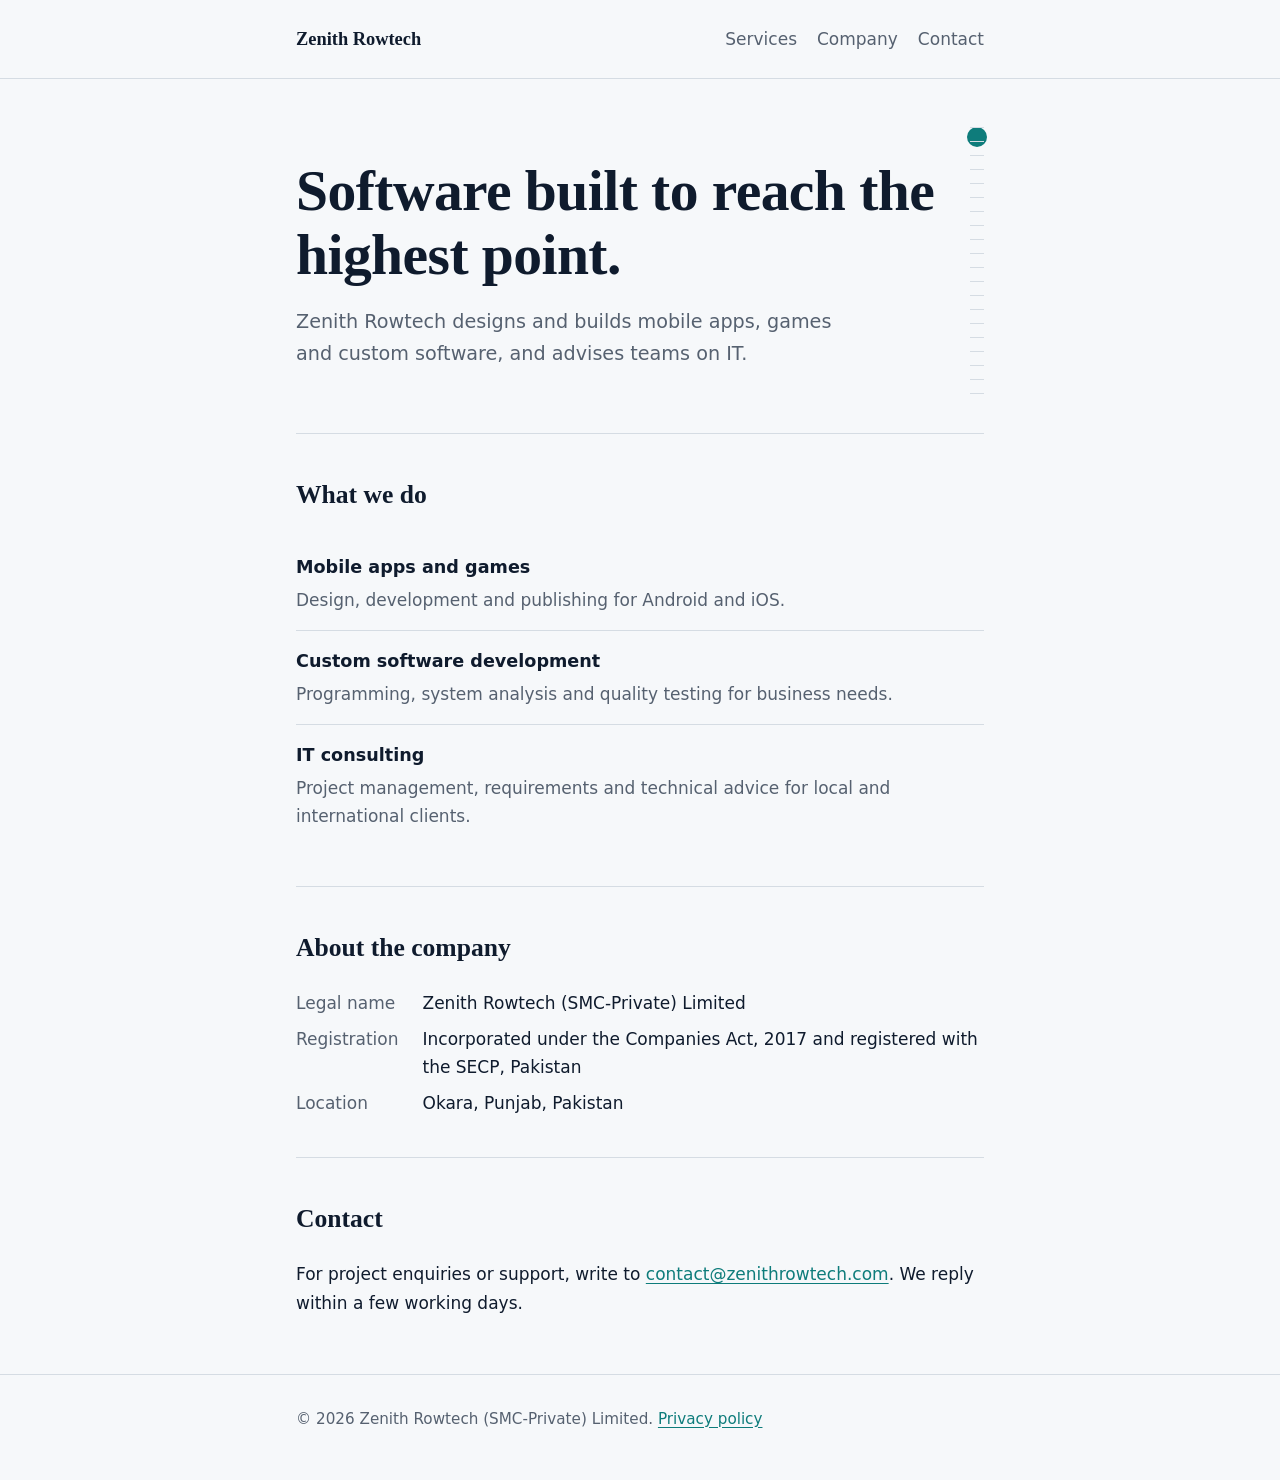
<file: index.html>
<!DOCTYPE html>
<html lang="en">
<head>
<meta charset="utf-8">
<meta name="viewport" content="width=device-width, initial-scale=1">
<title>Zenith Rowtech (SMC-Private) Limited | Software, apps and games</title>
<meta name="description" content="Zenith Rowtech (SMC-Private) Limited builds mobile apps, games and software, and provides IT consulting from Okara, Punjab, Pakistan.">
<link rel="stylesheet" href="style.css">
</head>
<body>
<header class="top">
  <div class="wrap">
    <a class="brand" href="index.html">Zenith Rowtech</a>
    <nav><a href="#services">Services</a><a href="#company">Company</a><a href="#contact">Contact</a></nav>
  </div>
</header>

<main>
  <div class="wrap">
    <div class="hero">
      <h1>Software built to reach the highest point.</h1>
      <p class="lead">Zenith Rowtech designs and builds mobile apps, games and custom software, and advises teams on IT.</p>
    </div>

    <section id="services">
      <h2>What we do</h2>
      <div class="row"><h3>Mobile apps and games</h3><p>Design, development and publishing for Android and iOS.</p></div>
      <div class="row"><h3>Custom software development</h3><p>Programming, system analysis and quality testing for business needs.</p></div>
      <div class="row"><h3>IT consulting</h3><p>Project management, requirements and technical advice for local and international clients.</p></div>
    </section>

    <section id="company">
      <h2>About the company</h2>
      <dl>
        <dt>Legal name</dt><dd>Zenith Rowtech (SMC-Private) Limited</dd>
        <dt>Registration</dt><dd>Incorporated under the Companies Act, 2017 and registered with the SECP, Pakistan</dd>
        <dt>Location</dt><dd>Okara, Punjab, Pakistan</dd>
      </dl>
    </section>

    <section id="contact">
      <h2>Contact</h2>
      <p>For project enquiries or support, write to <a href="mailto:contact@zenithrowtech.com">contact@zenithrowtech.com</a>. We reply within a few working days.</p>
    </section>
  </div>
</main>

<footer>
  <div class="wrap">
    &copy; 2026 Zenith Rowtech (SMC-Private) Limited. <a href="privacy.html">Privacy policy</a>
  </div>
</footer>
</body>
</html>
</file>
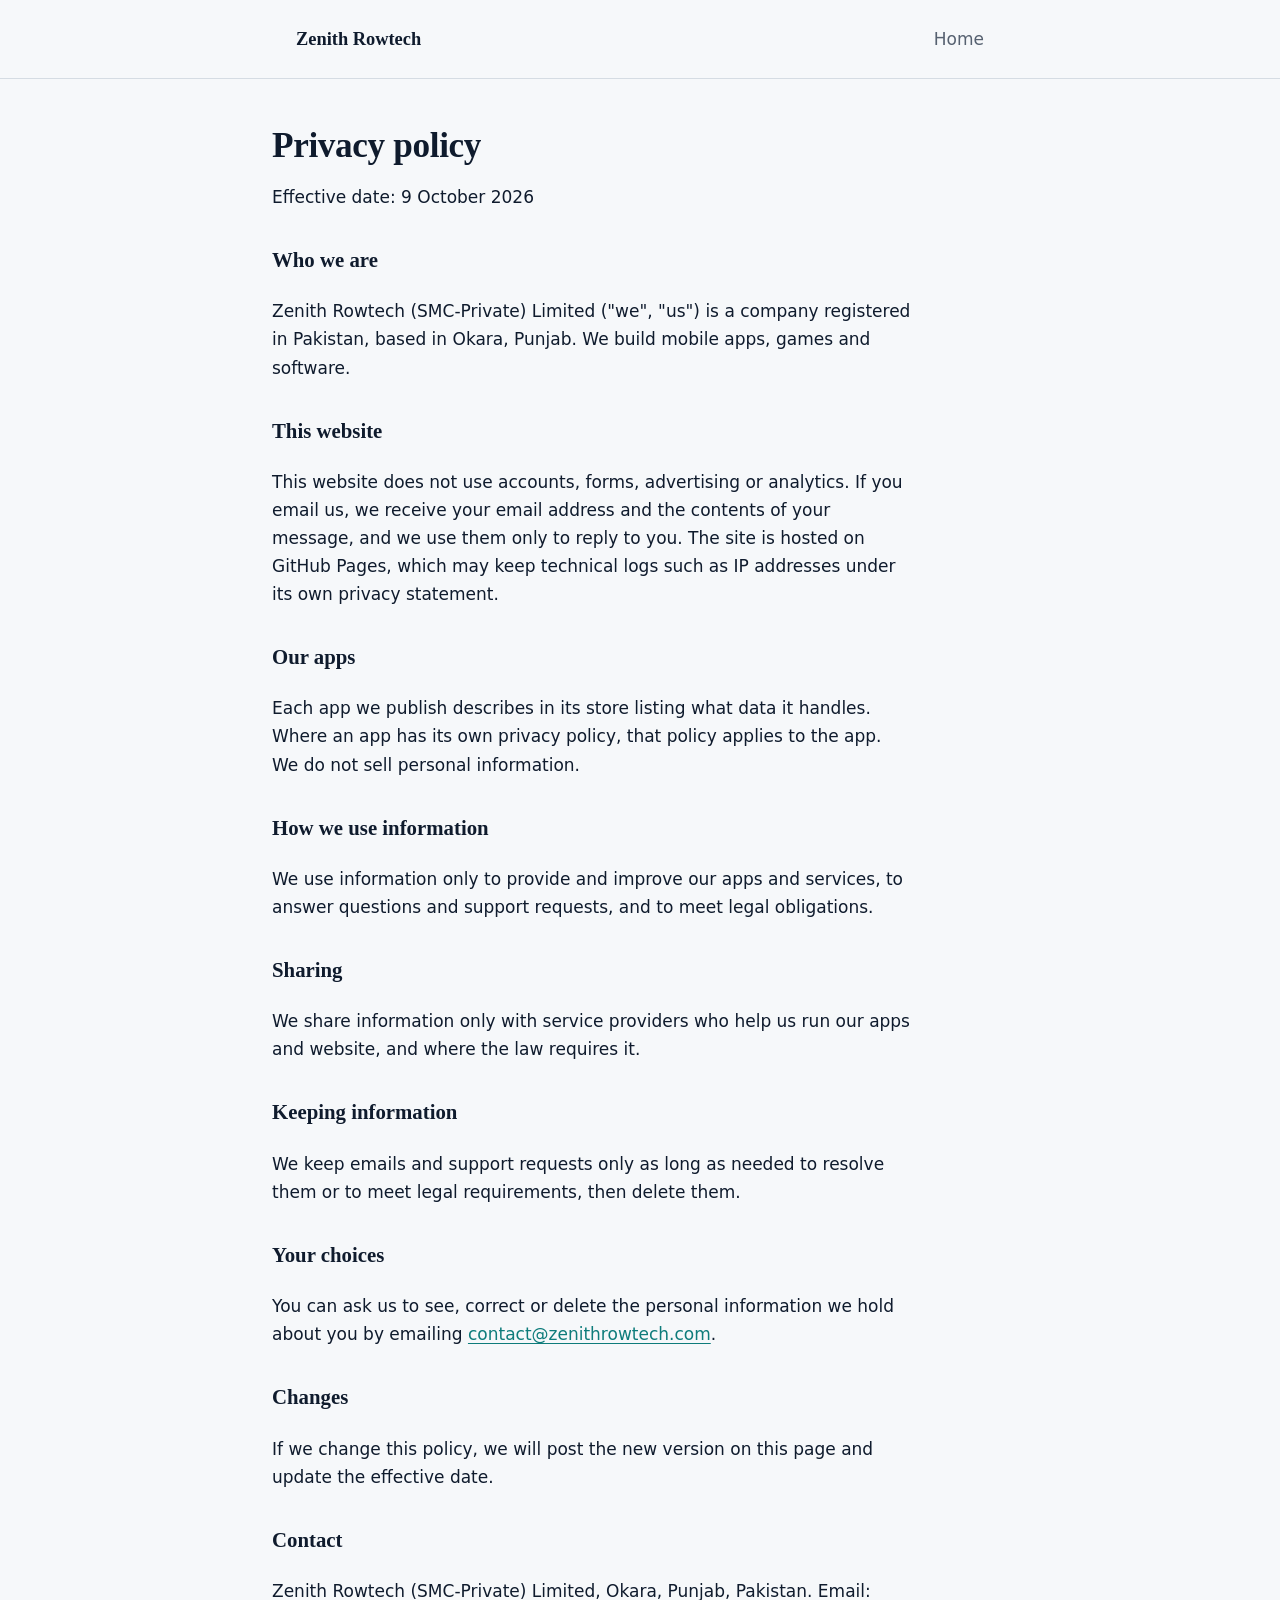
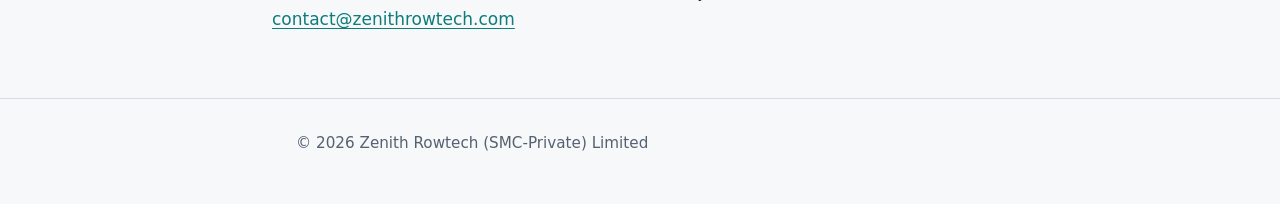
<file: privacy.html>
<!DOCTYPE html>
<html lang="en">
<head>
<meta charset="utf-8">
<meta name="viewport" content="width=device-width, initial-scale=1">
<title>Privacy policy | Zenith Rowtech (SMC-Private) Limited</title>
<meta name="description" content="How Zenith Rowtech (SMC-Private) Limited handles personal information on its website and in its apps.">
<link rel="stylesheet" href="style.css">
</head>
<body>
<header class="top">
  <div class="wrap">
    <a class="brand" href="index.html">Zenith Rowtech</a>
    <nav><a href="index.html">Home</a></nav>
  </div>
</header>

<main class="wrap policy">
  <h1 style="font-size:2.2rem;margin:0 0 .5rem">Privacy policy</h1>
  <p>Effective date: 9 October 2026</p>

  <h2>Who we are</h2>
  <p>Zenith Rowtech (SMC-Private) Limited ("we", "us") is a company registered in Pakistan, based in Okara, Punjab. We build mobile apps, games and software.</p>

  <h2>This website</h2>
  <p>This website does not use accounts, forms, advertising or analytics. If you email us, we receive your email address and the contents of your message, and we use them only to reply to you. The site is hosted on GitHub Pages, which may keep technical logs such as IP addresses under its own privacy statement.</p>

  <h2>Our apps</h2>
  <p>Each app we publish describes in its store listing what data it handles. Where an app has its own privacy policy, that policy applies to the app. We do not sell personal information.</p>

  <h2>How we use information</h2>
  <p>We use information only to provide and improve our apps and services, to answer questions and support requests, and to meet legal obligations.</p>

  <h2>Sharing</h2>
  <p>We share information only with service providers who help us run our apps and website, and where the law requires it.</p>

  <h2>Keeping information</h2>
  <p>We keep emails and support requests only as long as needed to resolve them or to meet legal requirements, then delete them.</p>

  <h2>Your choices</h2>
  <p>You can ask us to see, correct or delete the personal information we hold about you by emailing <a href="mailto:contact@zenithrowtech.com">contact@zenithrowtech.com</a>.</p>

  <h2>Changes</h2>
  <p>If we change this policy, we will post the new version on this page and update the effective date.</p>

  <h2>Contact</h2>
  <p>Zenith Rowtech (SMC-Private) Limited, Okara, Punjab, Pakistan. Email: <a href="mailto:contact@zenithrowtech.com">contact@zenithrowtech.com</a></p>
</main>

<footer>
  <div class="wrap">&copy; 2026 Zenith Rowtech (SMC-Private) Limited</div>
</footer>
</body>
</html>
</file>
<file: style.css>
:root{--ink:#0F1B2D;--paper:#F6F8FA;--teal:#0E7C7B;--line:#D5DCE3;--muted:#566170}
*{box-sizing:border-box}
html{font-size:100%}
body{margin:0;background:var(--paper);color:var(--ink);font:1.0625rem/1.65 system-ui,-apple-system,"Segoe UI",Roboto,sans-serif}
a{color:var(--teal);text-underline-offset:3px}
a:focus-visible{outline:3px solid var(--teal);outline-offset:3px}
.wrap{max-width:46rem;margin:0 auto;padding:0 1.5rem}
header.top{padding:1.5rem 0;border-bottom:1px solid var(--line)}
header.top .wrap{display:flex;justify-content:space-between;align-items:baseline;gap:1rem;flex-wrap:wrap}
.brand{font-family:Georgia,"Iowan Old Style",serif;font-weight:700;font-size:1.15rem;color:var(--ink);text-decoration:none}
nav a{margin-left:1.25rem;color:var(--muted);text-decoration:none}
nav a:hover{color:var(--teal)}
.hero{position:relative;padding:5rem 0 4rem}
.hero::after{content:"";position:absolute;right:0;top:3rem;bottom:2rem;width:14px;background:repeating-linear-gradient(to bottom,var(--line) 0 1px,transparent 1px 14px)}
.hero::before{content:"";position:absolute;right:-3px;top:3rem;width:20px;height:20px;border-radius:50%;background:var(--teal)}
h1{font-family:Georgia,"Iowan Old Style",serif;font-size:clamp(2.3rem,6vw,3.6rem);line-height:1.1;margin:0 2.5rem 1.25rem 0;letter-spacing:-.01em}
.lead{max-width:34rem;color:var(--muted);font-size:1.2rem;margin:0}
section{padding:2.5rem 0;border-top:1px solid var(--line)}
h2{font-family:Georgia,"Iowan Old Style",serif;font-size:1.6rem;margin:0 0 1.25rem}
.row{padding:1rem 0;border-bottom:1px solid var(--line)}
.row:last-child{border-bottom:0}
.row h3{margin:0 0 .25rem;font-size:1.1rem}
.row p{margin:0;color:var(--muted)}
dl{margin:0;display:grid;grid-template-columns:max-content 1fr;gap:.5rem 1.5rem}
dt{color:var(--muted)}
dd{margin:0}
footer{padding:2rem 0 3rem;border-top:1px solid var(--line);color:var(--muted);font-size:.95rem}
.policy h2{font-size:1.3rem;margin-top:2rem}
.policy{padding:3rem 0}
.policy p,.policy li{max-width:40rem}
@media(max-width:34rem){.hero::after,.hero::before{display:none}h1{margin-right:0}dl{grid-template-columns:1fr;gap:0}dt{margin-top:.75rem}}
</file>
